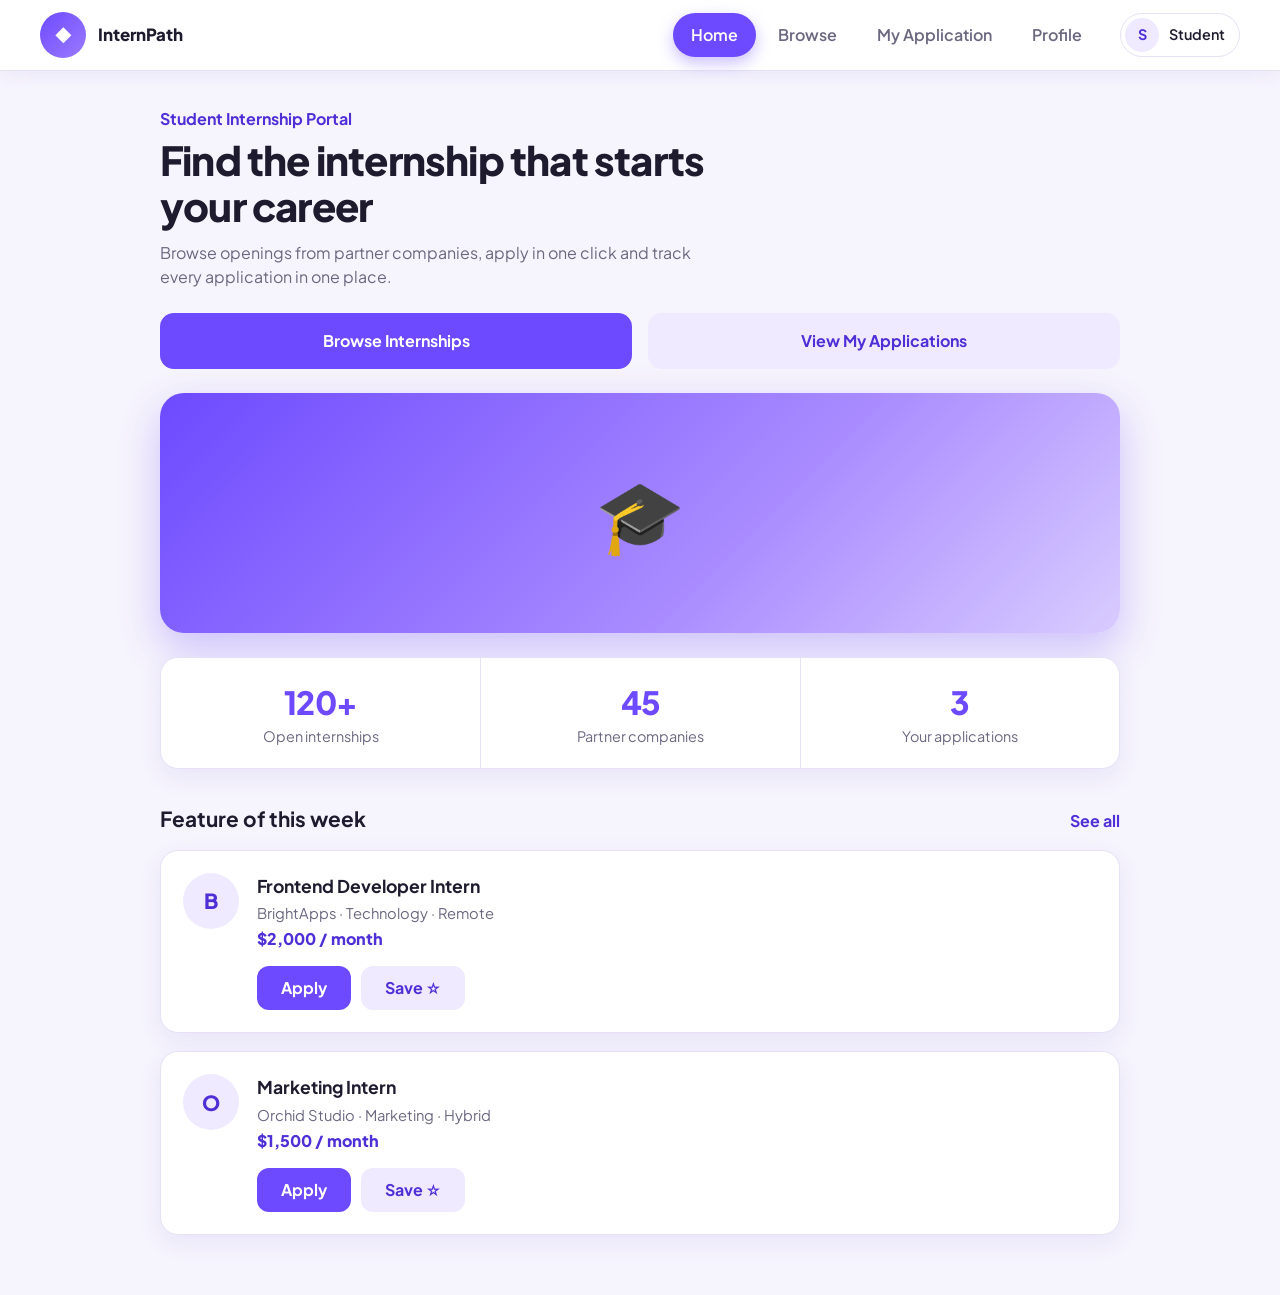
<file: index.html>
<!DOCTYPE html>
<html lang="en">
<head>
  <meta charset="UTF-8">
  <meta name="viewport" content="width=device-width, initial-scale=1">
  <title>Home | InternPath</title>
  <link rel="stylesheet" href="styles/home.css">
</head>
<body>
  <header class="topbar">
    <a class="logo" href="index.html"><span>◆</span> InternPath</a>
    <nav>
      <a href="index.html" class="active">Home</a>
      <a href="pages/browser.html">Browse</a>
      <a href="pages/application.html">My Application</a>
      <a href="pages/profile.html">Profile</a>
    </nav>
    <a class="me" href="pages/profile.html" title="My profile"><b>S</b><span>Student</span></a>
  </header>
  <main>
    <section class="intro">
      <p class="kicker">Student Internship Portal</p>
      <h1>Find the internship that starts your career</h1>
      <p>Browse openings from partner companies, apply in one click and track every application in one place.</p>
    </section>
    <section class="cta">
      <a class="btn" href="pages/browser.html">Browse Internships</a>
      <a class="btn ghost" href="pages/application.html">View My Applications</a>
    </section>
    <div class="banner" role="img" aria-label="Students working together">🎓</div>
    <section class="stats">
      <div class="stat"><h1>120+</h1><p>Open internships</p></div>
      <div class="stat"><h1>45</h1><p>Partner companies</p></div>
      <div class="stat"><h1>3</h1><p>Your applications</p></div>
    </section>
    <div class="row"><h2>Feature of this week</h2><a href="pages/browser.html">See all</a></div>
    <div class="list">
      <article class="card" data-category="Technology" data-type="Remote">
        <div class="badge">B</div>
        <div class="body">
          <h3>Frontend Developer Intern</h3>
          <p class="company">BrightApps · Technology · Remote</p>
          <p class="stipend">$2,000 / month</p>
          <div class="actions">
            <button data-action="apply">Apply</button>
            <button class="ghost" data-action="save">Save ☆</button>
          </div>
        </div>
      </article>
      <article class="card" data-category="Marketing" data-type="Hybrid">
        <div class="badge">O</div>
        <div class="body">
          <h3>Marketing Intern</h3>
          <p class="company">Orchid Studio · Marketing · Hybrid</p>
          <p class="stipend">$1,500 / month</p>
          <div class="actions">
            <button data-action="apply">Apply</button>
            <button class="ghost" data-action="save">Save ☆</button>
          </div>
        </div>
      </article>
    </div>
  </main>
  <script src="script.js"></script>
</body>
</html>
</file>
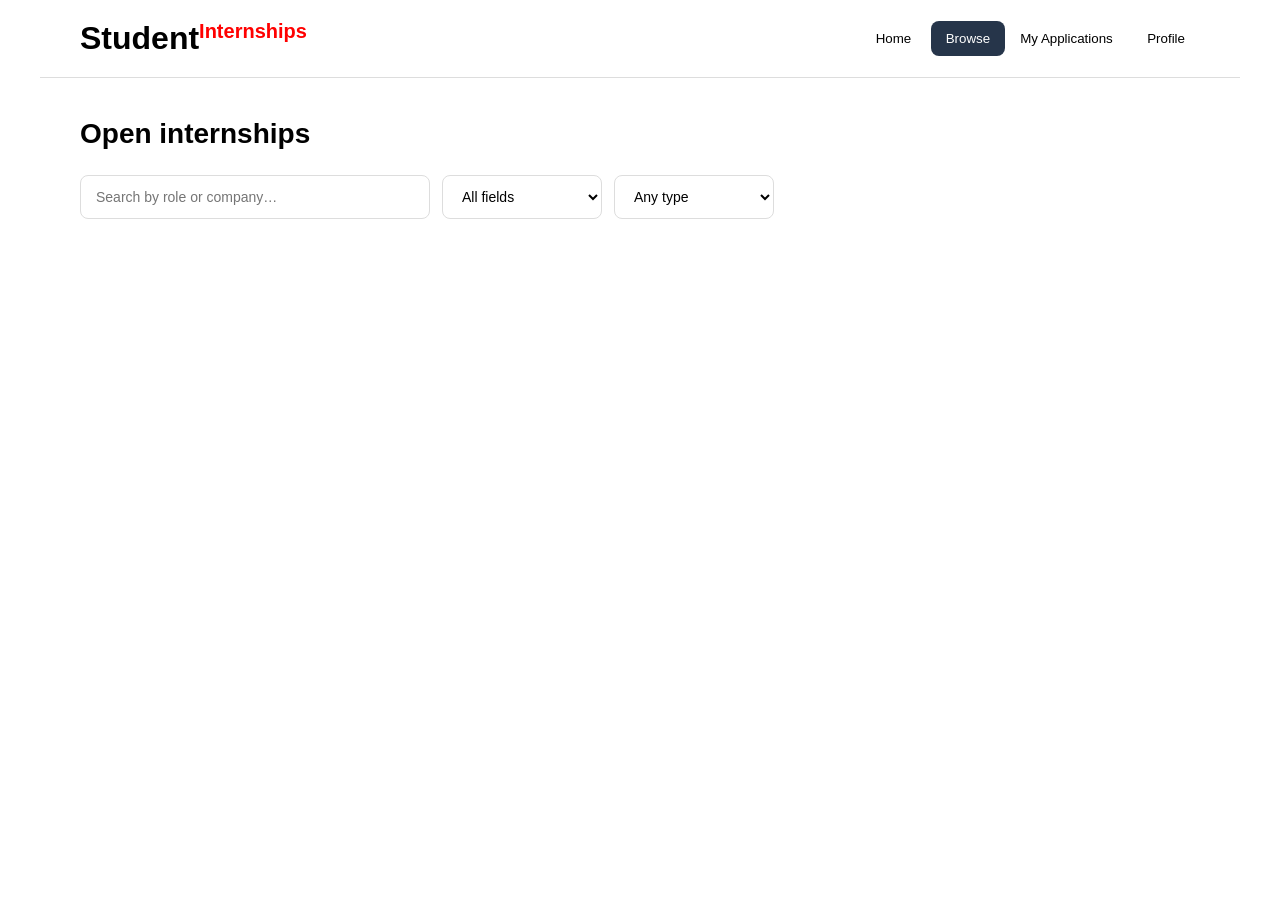
<file: browser.html>
<!DOCTYPE html>
<html lang="en">
<head>
    <meta charset="UTF-8">
    <meta name="viewport" content="width=device-width, initial-scale=1.0">
    <title>Document</title>
    <link rel="stylesheet" href="bro.css">
</head>
<body>
    <div class="app">
    <header class="top">

     <div class="brand"><h1>Student</h1> <span>Internships</span></div>


     <div class="tabs">

     
       <button>Home</button>
       <button class="browse" >Browse</button-view=>
       <button>My Applications</button>
       <button>Profile</button>

     </div>


    </header>
    <section class="view" id="browse">
    <div class="section-head">
        <h3>Open internships</h3>
    </div>
    <div class="filters">
    <input id="search"
           type="text"
           placeholder="Search by role or company…">
    
    <select id="filter-field">
        <option >All fields</option>
        <option >Busness</option>
        <option >Data</option>
        <option >Disign</option>
        <option >Engineering</option>
        <option >Finance</option>
        <option >Marketing</option>
    </select>

    <select id="filter-type">
        <option >Any type</option>
        <option>Remote</option>
        <option>Hybrid</option>
        <option>On-site</option>
    </select>

    </div>
    <div id="browse-list"></div>
</section>
</body>
</html>
</file>
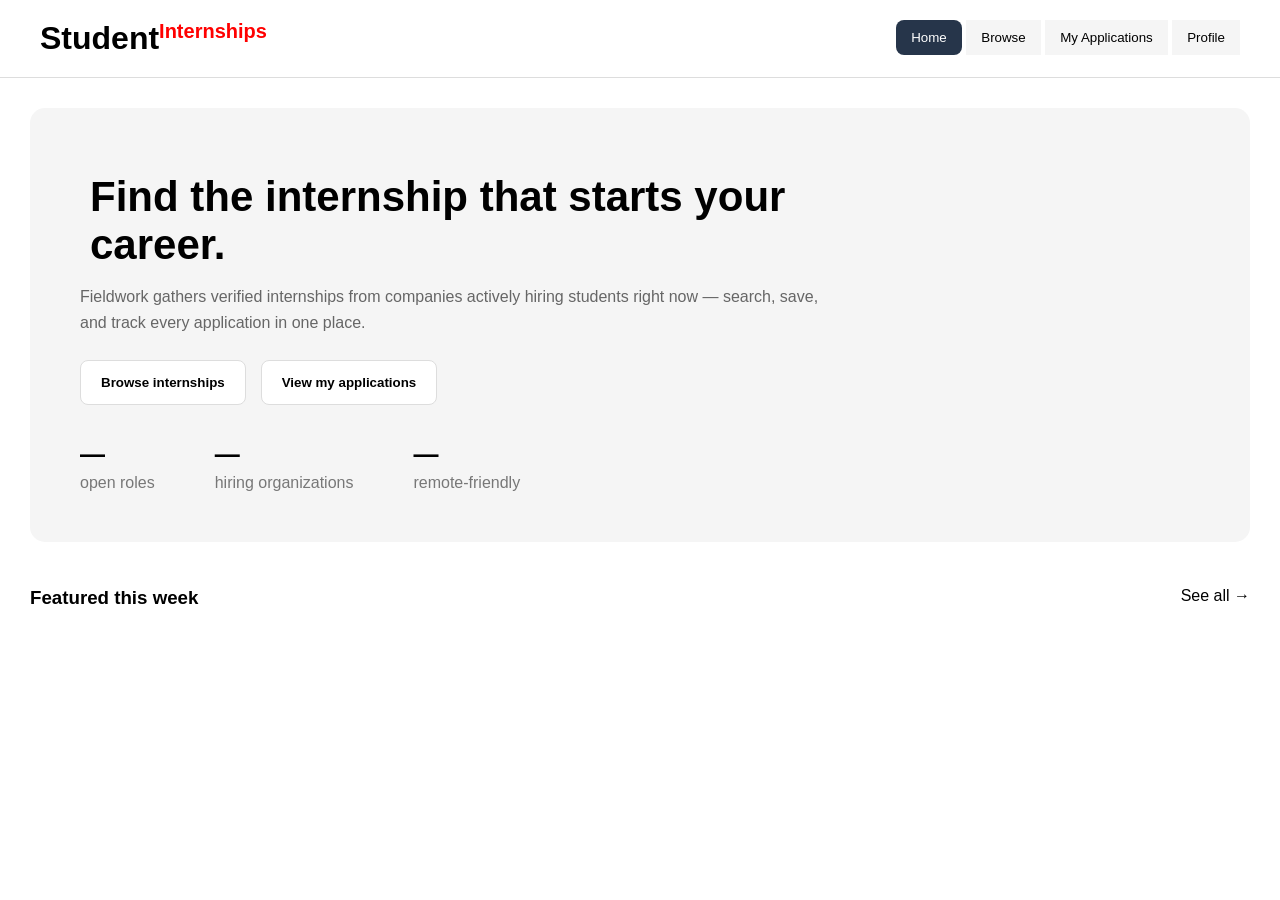
<file: home_page.html>
<!DOCTYPE html>
<html lang="en">
<head>
<meta charset="UTF-8">
<meta name="viewport" content="width=device-width, initial-scale=1, viewport-fit=cover">
<title>Fieldwork — Student Internship Portal</title>
<link rel="stylesheet" href="styles.css">
</head>
<body>
 <div class="app">
   <header class="top">

     <div class="brand"><h1>Student</h1> <span>Internships</span></div>

     <div class="tabs">

     
       <button class="active">Home</button>
       <button >Browse</button>
       <button >My Applications</button>
       <button >Profile</button>

     </div>

   </header>

  <main>
    <section class="view active" id="home">

      <div class="hero">

        <p id="greeting" class="greeting"></p>
        <h2>Find the internship that starts your career.</h2>
        <p>Fieldwork gathers verified internships from companies actively hiring students right now — search, save, and track every application in one place.</p>
        <div class="hero-actions">
          <button>Browse internships</button>
          <button>View my applications</button>
        </div>
        <div class="stats">
          <div class="stat"><b id="stat-open">—</b><span>open roles</span></div>
          <div class="stat"><b id="stat-orgs">—</b><span>hiring organizations</span></div>
          <div class="stat"><b id="stat-remote">—</b><span>remote-friendly</span></div>
        </div>
      </div>

      <div class="section-head"><h3>Featured this week</h3><a>See all →</a></div>
      <div id="featured-list"></div>
    </section>

  </main>
  <footer class="tab-note"></footer>
</div>


</body>
</html>
</file>
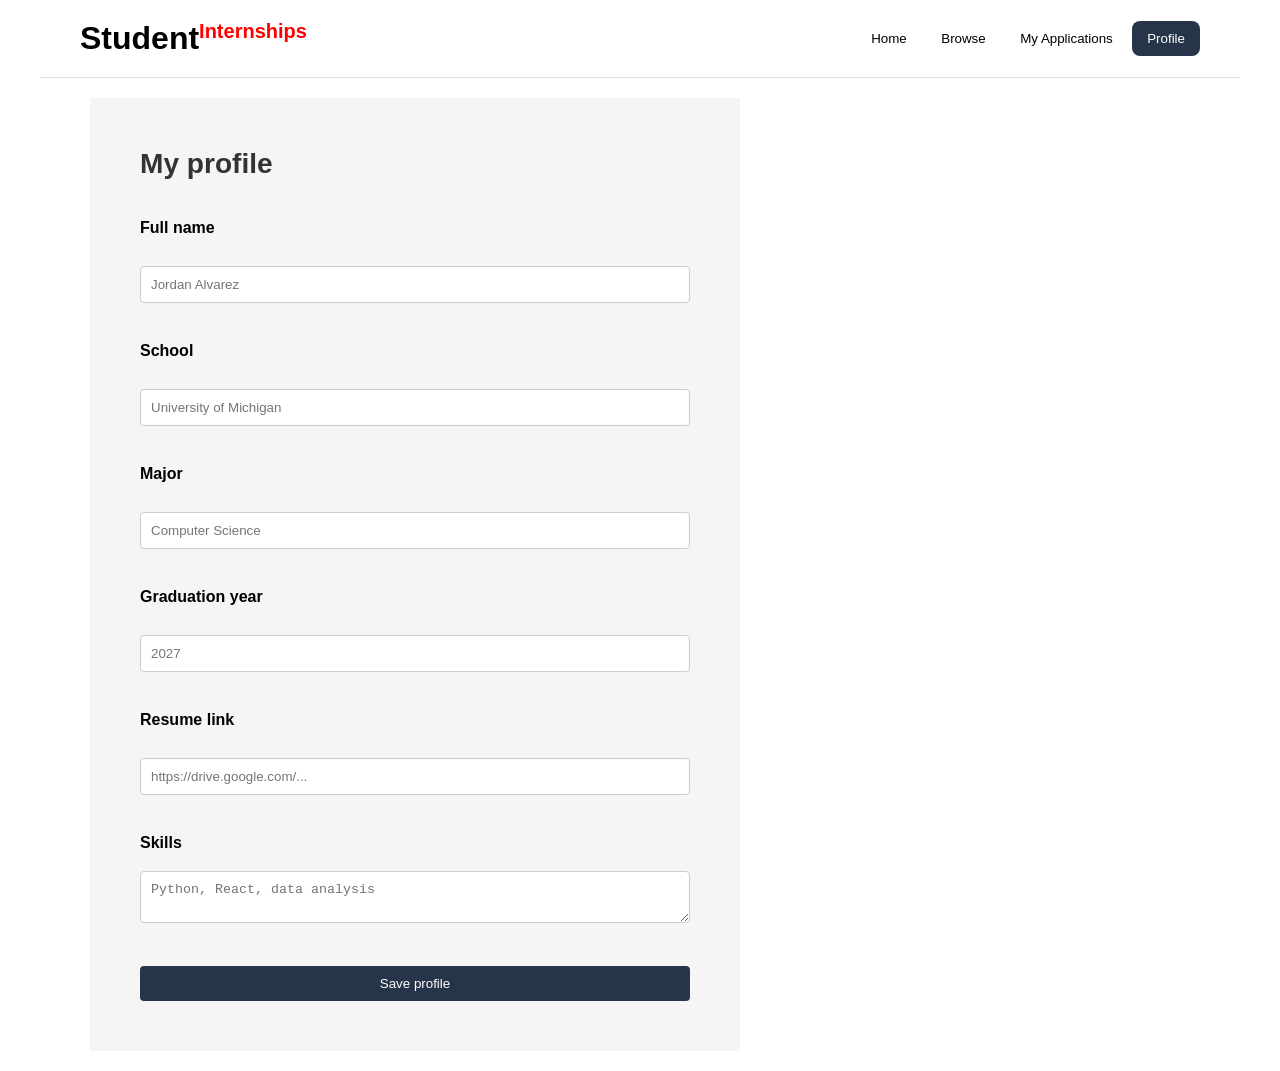
<file: profile.html>
<!DOCTYPE html>
<html lang="en">
<head>
    <meta charset="UTF-8">
    <meta name="viewport" content="width=device-width, initial-scale=1.0">
    <title>Document</title>
    <link rel="stylesheet" href="pro.css">
</head>
<body>
    <div class="app">
    <header class="top">

    <div class="brand"><h1>Student</h1> <span>Internships</span></div>

     <div class="tabs">

     
       <button >Home</button>
       <button >Browse</button>
       <button >My Applications</button>
       <button class="profile" >Profile</button>

     </div>
     </header>

    <section class="view" id="profile">
    <div class="section-head"><h3>My profile</h3></div>
    <div class="profile-card">
    <label>Full name<input id="name" type="text" placeholder="Jordan Alvarez"></label>
    <label>School<input id="school" type="text" placeholder="University of Michigan"></label>
    <label>Major<input id="major" type="text" placeholder="Computer Science"></label>
    <label>Graduation year<input id="year" type="text" placeholder="2027"></label>
    <label>Resume link<input id="resume" type="text" placeholder="https://drive.google.com/..."></label>
    <label>Skills<textarea id="skills" rows="2" placeholder="Python, React, data analysis"></textarea></label>
    <button class="btn small">Save profile</button>
    <span id="p-saved" class="p-saved-note"></span>
    </div>
</section>
    
</body>
</html>
</file>
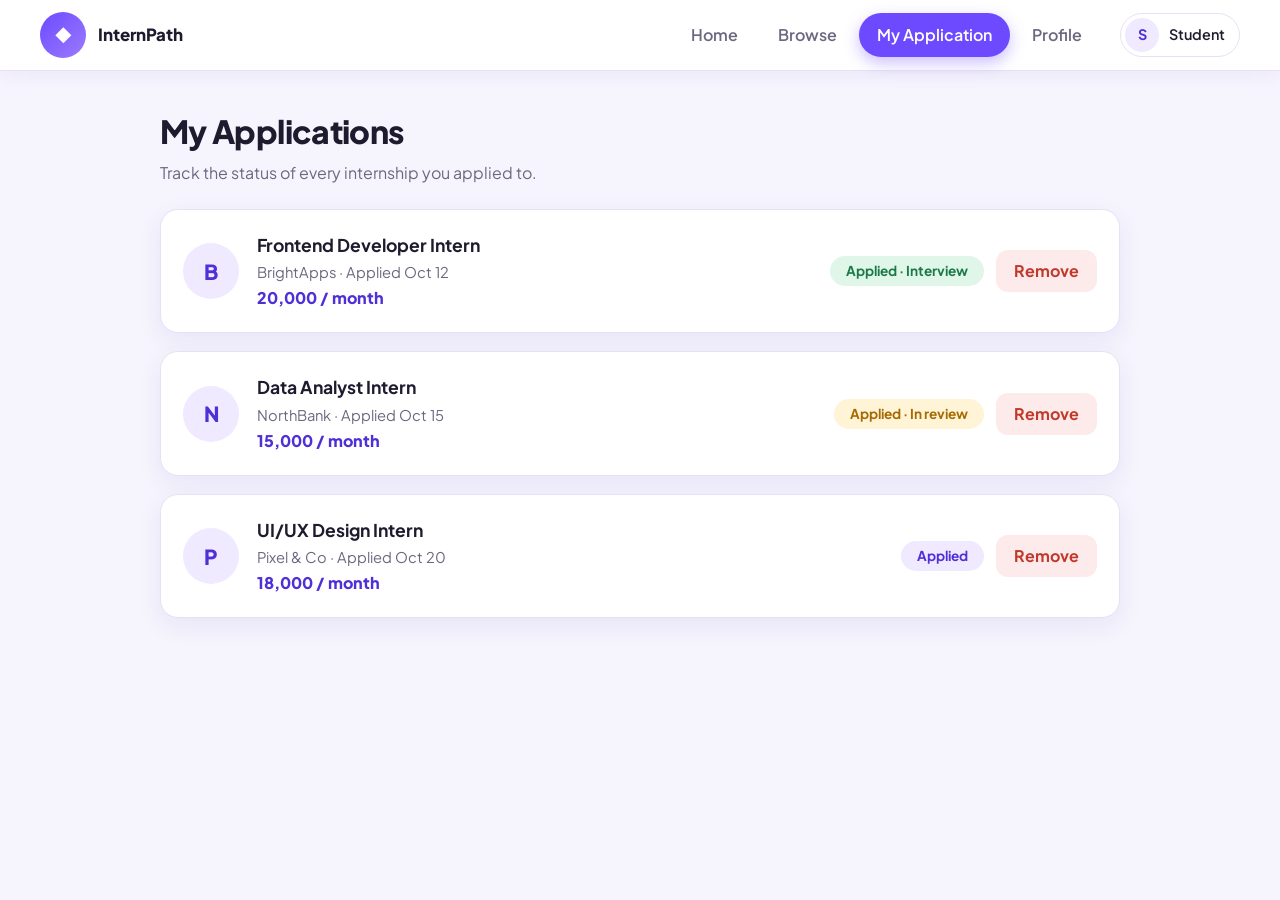
<file: pages/application.html>
<!DOCTYPE html>
<html lang="en">
<head>
  <meta charset="UTF-8">
  <meta name="viewport" content="width=device-width, initial-scale=1">
  <title>My Applications | InternPath</title>
  <link rel="stylesheet" href="../styles/application.css">
</head>
<body>
  <header class="topbar">
    <a class="logo" href="index.html"><span>◆</span> InternPath</a>
    <nav>
      <a href="../index.html">Home</a>
      <a href="../pages/browser.html">Browse</a>
      <a href="../pages/application.html" class="active">My Application</a>
      <a href="../pages/profile.html">Profile</a>
    </nav>
    <a class="me" href="../pages/profile.html" title="My profile"><b>S</b><span>Student</span></a>
  </header>
  <main>
    <h1>My Applications</h1>
    <p class="subtitle">Track the status of every internship you applied to.</p>
    <div class="list">
      <article class="card app-card">
        <div class="badge">B</div>
        <div class="body">
          <h3>Frontend Developer Intern</h3>
          <p class="company">BrightApps · Applied Oct 12</p>
          <p class="stipend">20,000 / month</p>
        </div>
        <div class="side">
          <span class="status interview">Applied · Interview</span>
          <button data-action="remove">Remove</button>
        </div>
      </article>
      <article class="card app-card">
        <div class="badge">N</div>
        <div class="body">
          <h3>Data Analyst Intern</h3>
          <p class="company">NorthBank · Applied Oct 15</p>
          <p class="stipend">15,000 / month</p>
        </div>
        <div class="side">
          <span class="status review">Applied · In review</span>
          <button data-action="remove">Remove</button>
        </div>
      </article>
      <article class="card app-card">
        <div class="badge">P</div>
        <div class="body">
          <h3>UI/UX Design Intern</h3>
          <p class="company">Pixel &amp; Co · Applied Oct 20</p>
          <p class="stipend">18,000 / month</p>
        </div>
        <div class="side">
          <span class="status submitted">Applied</span>
          <button data-action="remove">Remove</button>
        </div>
      </article>
    </div>
  </main>
  <script src="../script.js"></script>
</body>
</html>
</file>
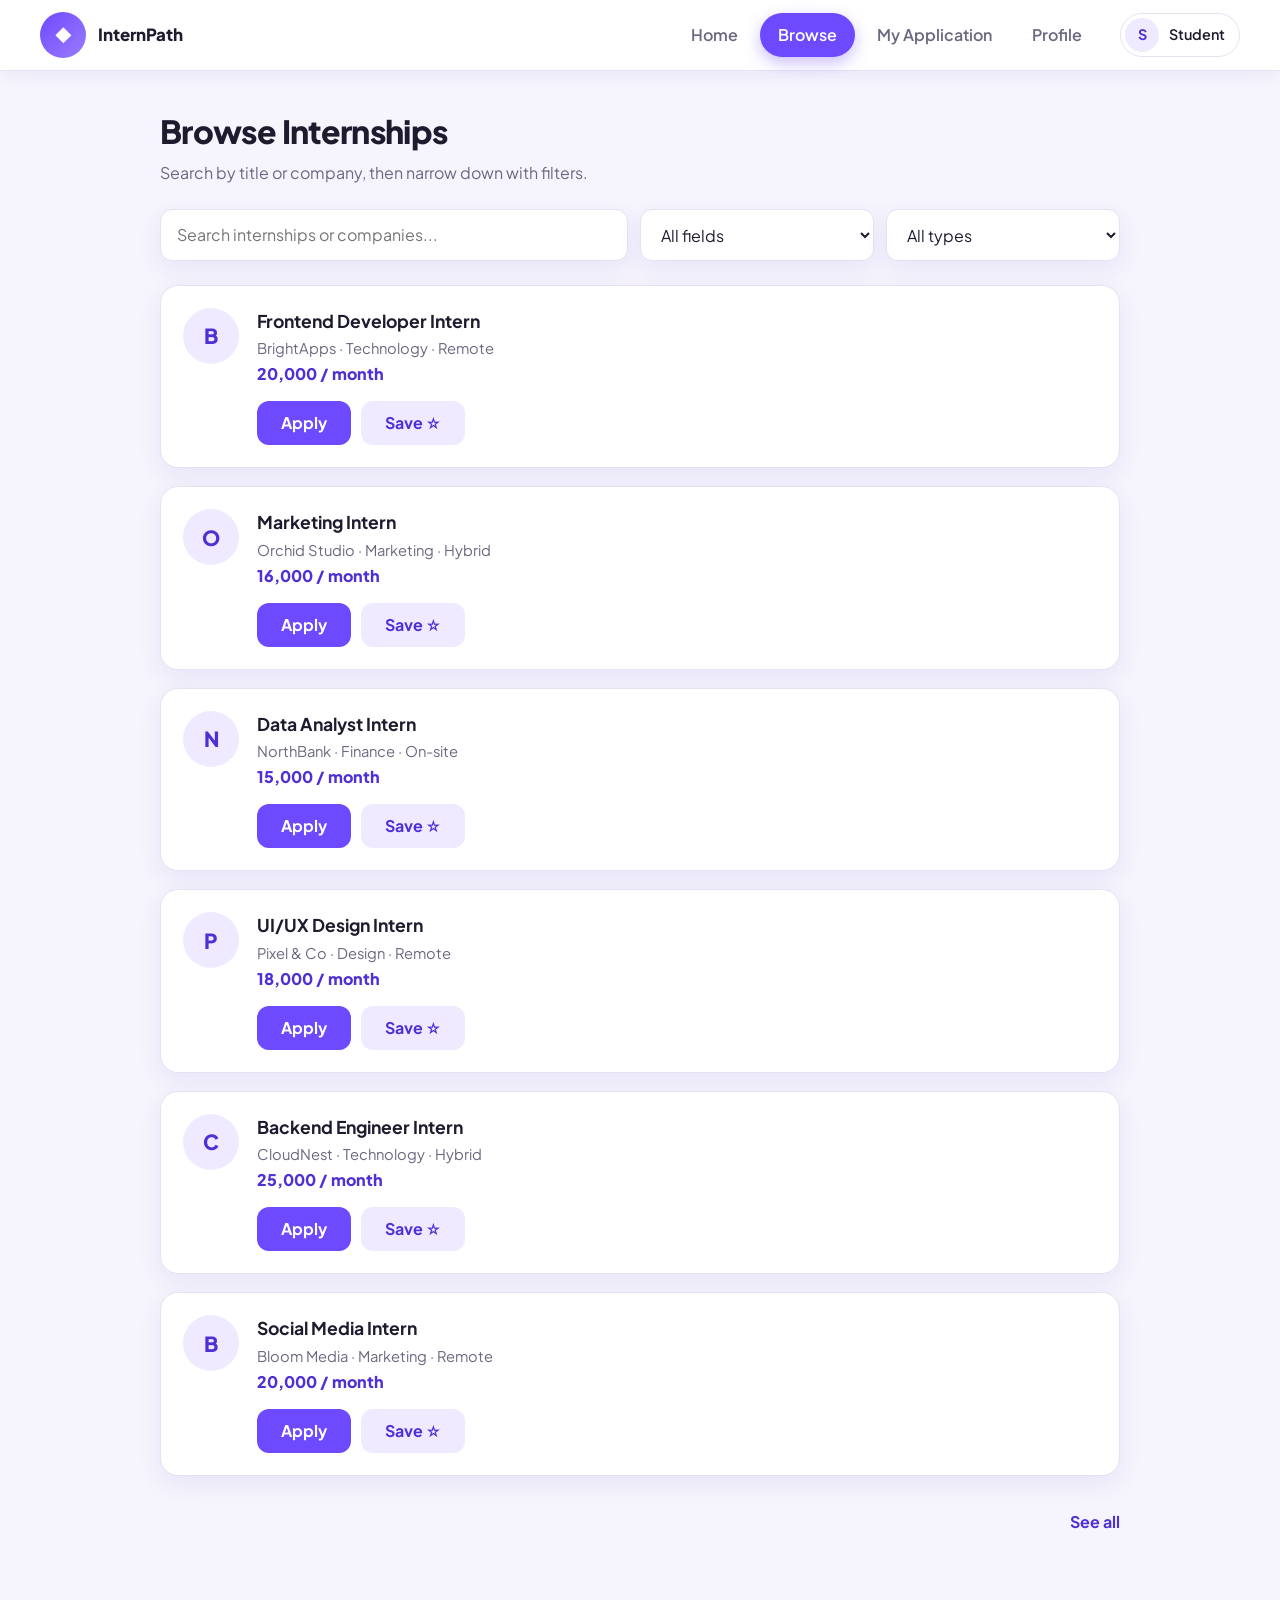
<file: pages/browser.html>
<!DOCTYPE html>
<html lang="en">
<head>
  <meta charset="UTF-8">
  <meta name="viewport" content="width=device-width, initial-scale=1">
  <title>Browse | InternPath</title>
  <link rel="stylesheet" href="../styles/browser.css">
</head>
<body>
  <header class="topbar">
    <a class="logo" href="../index.html"><span>◆</span> InternPath</a>
    <nav>
      <a href="../index.html">Home</a>
      <a href="../pages/browser.html" class="active">Browse</a>
      <a href="../pages/application.html">My Application</a>
      <a href="../pages/profile.html">Profile</a>
    </nav>
    <a class="me" href="../pages/profile.html" title="My profile"><b>S</b><span>Student</span></a>
  </header>
  <main>
    <h1>Browse Internships</h1>
    <p class="subtitle">Search by title or company, then narrow down with filters.</p>
    <div class="filters">
      <input id="search" type="search" placeholder="Search internships or companies..." aria-label="Search">
      <select id="category" aria-label="Category">
        <option value="">All fields</option>
        <option>Technology</option><option>Marketing</option><option>Finance</option><option>Design</option>
      </select>
      <select id="type" aria-label="Type">
        <option value="">All types</option>
        <option>Remote</option><option>Hybrid</option><option>On-site</option>
      </select>
    </div>
    <div class="list">
      <article class="card" data-category="Technology" data-type="Remote">
        <div class="badge">B</div>
        <div class="body">
          <h3>Frontend Developer Intern</h3>
          <p class="company">BrightApps · Technology · Remote</p>
          <p class="stipend">20,000 / month</p>
          <div class="actions">
            <button data-action="apply">Apply</button>
            <button class="ghost" data-action="save">Save ☆</button>
          </div>
        </div>
      </article>
      <article class="card" data-category="Marketing" data-type="Hybrid">
        <div class="badge">O</div>
        <div class="body">
          <h3>Marketing Intern</h3>
          <p class="company">Orchid Studio · Marketing · Hybrid</p>
          <p class="stipend">16,000 / month</p>
          <div class="actions">
            <button data-action="apply">Apply</button>
            <button class="ghost" data-action="save">Save ☆</button>
          </div>
        </div>
      </article>
      <article class="card" data-category="Finance" data-type="On-site">
        <div class="badge">N</div>
        <div class="body">
          <h3>Data Analyst Intern</h3>
          <p class="company">NorthBank · Finance · On-site</p>
          <p class="stipend">15,000 / month</p>
          <div class="actions">
            <button data-action="apply">Apply</button>
            <button class="ghost" data-action="save">Save ☆</button>
          </div>
        </div>
      </article>
      <article class="card" data-category="Design" data-type="Remote">
        <div class="badge">P</div>
        <div class="body">
          <h3>UI/UX Design Intern</h3>
          <p class="company">Pixel &amp; Co · Design · Remote</p>
          <p class="stipend">18,000 / month</p>
          <div class="actions">
            <button data-action="apply">Apply</button>
            <button class="ghost" data-action="save">Save ☆</button>
          </div>
        </div>
      </article>
      <article class="card" data-category="Technology" data-type="Hybrid">
        <div class="badge">C</div>
        <div class="body">
          <h3>Backend Engineer Intern</h3>
          <p class="company">CloudNest · Technology · Hybrid</p>
          <p class="stipend">25,000 / month</p>
          <div class="actions">
            <button data-action="apply">Apply</button>
            <button class="ghost" data-action="save">Save ☆</button>
          </div>
        </div>
      </article>
      <article class="card" data-category="Marketing" data-type="Remote">
        <div class="badge">B</div>
        <div class="body">
          <h3>Social Media Intern</h3>
          <p class="company">Bloom Media · Marketing · Remote</p>
          <p class="stipend">20,000 / month</p>
          <div class="actions">
            <button data-action="apply">Apply</button>
            <button class="ghost" data-action="save">Save ☆</button>
          </div>
        </div>
      </article>
    </div>
    <div class="row"><span></span><a href="../index.html">See all</a></div>
  </main>
  <script src="../script.js"></script>
</body>
</html>
</file>
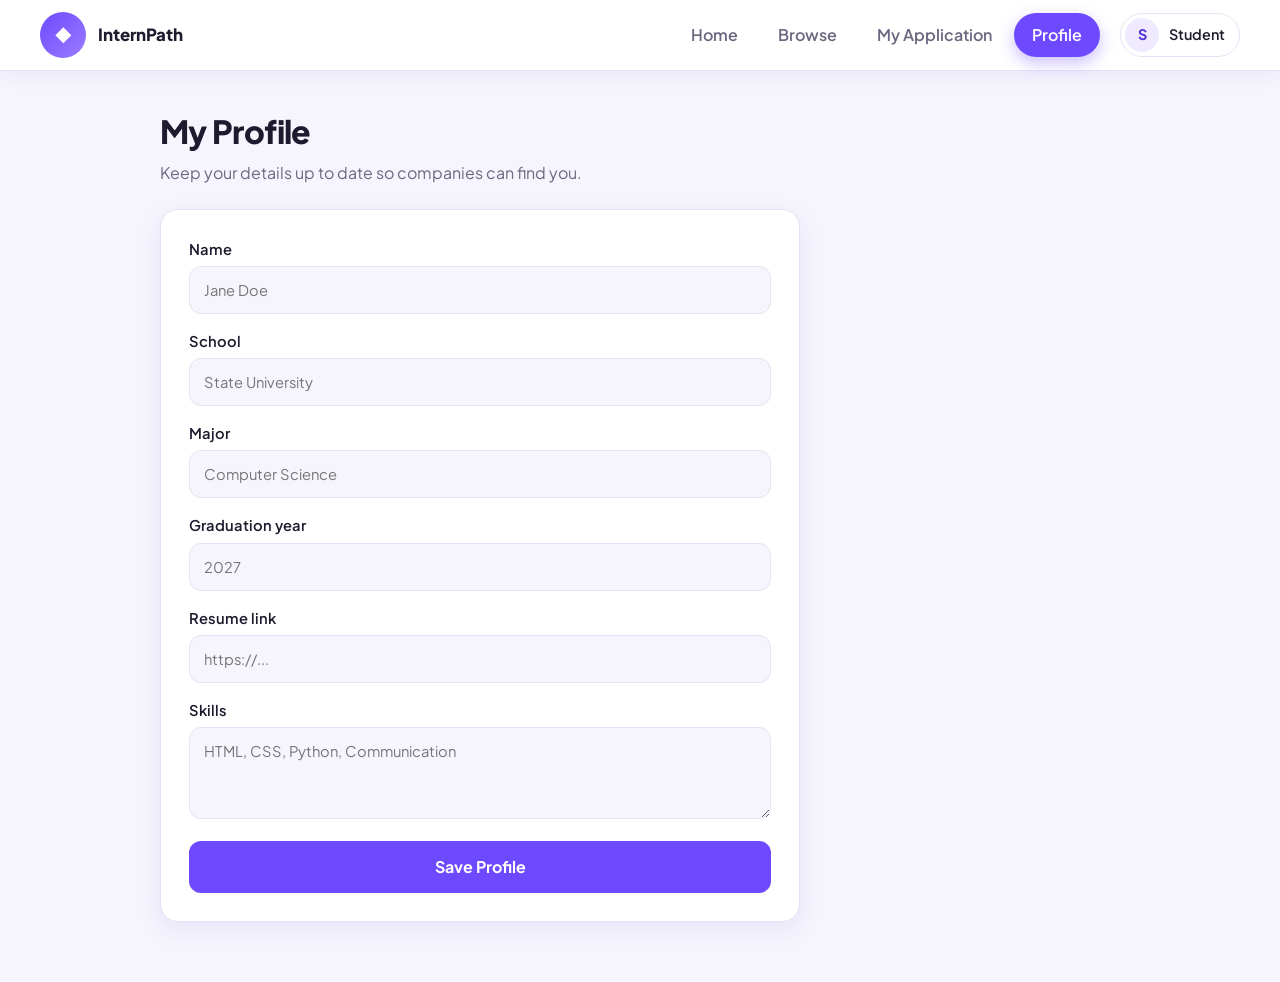
<file: pages/profile.html>
<!DOCTYPE html>
<html lang="en">
<head>
  <meta charset="UTF-8">
  <meta name="viewport" content="width=device-width, initial-scale=1">
  <title>Profile | InternPath</title>
  <link rel="stylesheet" href="../styles/profile.css">
</head>
<body>
  <header class="topbar">
    <a class="logo" href="../index.html"><span>◆</span> InternPath</a>
    <nav>
      <a href="../index.html">Home</a>
      <a href="../pages/browser.html">Browse</a>
      <a href="../pages/application.html">My Application</a>
      <a href="../pages/profile.html" class="active">Profile</a>
    </nav>
    <a class="me" href="../pages/profile.html" title="My profile"><b>S</b><span>Student</span></a>
  </header>
  <main>
    <h1>My Profile</h1>
    <p class="subtitle">Keep your details up to date so companies can find you.</p>
    <section class="card profile">
      <form id="profileForm">
        <label>Name <input type="text" placeholder="Jane Doe" required></label>
        <label>School <input type="text" placeholder="State University"></label>
        <label>Major <input type="text" placeholder="Computer Science"></label>
        <label>Graduation year <input type="number" placeholder="2027" min="2024" max="2040"></label>
        <label>Resume link <input type="url" placeholder="https://..."></label>
        <label>Skills <textarea rows="3" placeholder="HTML, CSS, Python, Communication"></textarea></label>
        <button type="submit">Save Profile</button>
      </form>
    </section>
  </main>
  <script src="../script.js"></script>
</body>
</html>
</file>
<file: styles/home.css>
@import url("https://fonts.googleapis.com/css2?family=Plus+Jakarta+Sans:wght@400;500;600;700;800&display=swap");
:root {
  --purple: #6d4aff;
  --purple-dark: #4f2fd6;
  --purple-soft: #efeaff;
  --bg: #f6f4fc;
  --card: #fff;
  --text: #1e1b2e;
  --muted: #6b6880;
  --line: #e6e2f3;
  --radius: 18px;
  --shadow: 0 8px 24px rgba(79, 47, 214, 0.08);
}
* {
  box-sizing: border-box;
  margin: 0;
}
[hidden] {
  display: none !important;
}
body {
  font-family: "Plus Jakarta Sans", system-ui, sans-serif;
  background: var(--bg);
  color: var(--text);
  line-height: 1.5;
}
a {
  color: inherit;
  text-decoration: none;
}
:focus-visible {
  outline: 3px solid var(--purple);
  outline-offset: 2px;
}

/* Header: circle logo + portal name on the left, links on the right */
.topbar {
  position: sticky;
  top: 0;
  z-index: 10;
  background: #fff;
  border-bottom: 1px solid var(--line);
  padding: 12px 40px;
  display: flex;
  align-items: center;
  justify-content: space-between;
  gap: 20px;
  box-shadow: 0 4px 18px rgba(79, 47, 214, 0.06);
}
.logo {
  display: flex;
  align-items: center;
  gap: 12px;
  font-weight: 800;
  font-size: 1.05rem;
  line-height: 1.15;
}
.logo span {
  width: 46px;
  height: 46px;
  flex: none;
  display: grid;
  place-items: center;
  border-radius: 50%;
  background: linear-gradient(135deg, var(--purple), #9b7bff);
  color: #fff;
  font-size: 1.3rem;
}
.topbar nav {
  display: flex;
  gap: 4px;
  margin-left: auto;
}
.topbar nav a {
  padding: 10px 18px;
  border-radius: 99px;
  font-weight: 600;
  color: var(--muted);
  transition: 0.2s;
  white-space: nowrap;
}
.topbar nav a:hover {
  background: var(--purple-soft);
  color: var(--purple-dark);
}
.topbar nav a.active {
  background: var(--purple);
  color: #fff;
  box-shadow: 0 6px 16px rgba(109, 74, 255, 0.35);
}
.me {
  display: flex;
  align-items: center;
  gap: 10px;
  padding: 4px 14px 4px 4px;
  border: 1px solid var(--line);
  border-radius: 99px;
  font-weight: 600;
  font-size: 0.9rem;
  transition: 0.2s;
}
.me:hover {
  border-color: var(--purple);
}
.me b {
  width: 34px;
  height: 34px;
  display: grid;
  place-items: center;
  border-radius: 50%;
  background: var(--purple-soft);
  color: var(--purple-dark);
}

/* Page layout */
main {
  margin: 0 auto;
  padding: 36px 40px 60px;
  max-width: 1040px;
}
h1 {
  font-size: 2rem;
  font-weight: 800;
  letter-spacing: -0.02em;
}
h2 {
  font-size: 1.3rem;
}
.subtitle {
  color: var(--muted);
  margin: 6px 0 24px;
}
.row {
  display: flex;
  justify-content: space-between;
  align-items: baseline;
  margin: 34px 0 16px;
}
.row a {
  color: var(--purple-dark);
  font-weight: 700;
}
.row a:hover {
  text-decoration: underline;
}
.list {
  display: flex;
  flex-direction: column;
  gap: 18px;
}

/* Card: circle badge on the left, text + buttons on the right */
.card {
  background: var(--card);
  border-radius: var(--radius);
  padding: 22px;
  box-shadow: var(--shadow);
  border: 1px solid var(--line);
  display: flex;
  gap: 18px;
  align-items: flex-start;
  transition: transform 0.2s;
}
.card:hover {
  transform: translateY(-2px);
}
.badge {
  width: 56px;
  height: 56px;
  flex: none;
  display: grid;
  place-items: center;
  border-radius: 50%;
  background: var(--purple-soft);
  color: var(--purple-dark);
  font-weight: 800;
  font-size: 1.3rem;
}
.body {
  flex: 1;
  display: flex;
  flex-direction: column;
  gap: 3px;
}
.body h3 {
  font-size: 1.1rem;
}
.company {
  color: var(--muted);
  font-size: 0.92rem;
}
.stipend {
  font-weight: 800;
  color: var(--purple-dark);
}
.actions {
  display: flex;
  gap: 10px;
  margin-top: 12px;
}
.btn,
button {
  font: inherit;
  font-weight: 700;
  border: 0;
  cursor: pointer;
  padding: 10px 24px;
  border-radius: 12px;
  background: var(--purple);
  color: #fff;
  transition: 0.2s;
  display: inline-block;
  text-align: center;
}
.btn:hover,
button:hover {
  background: var(--purple-dark);
}
.btn.ghost,
button.ghost {
  background: var(--purple-soft);
  color: var(--purple-dark);
}
.btn.ghost:hover,
button.ghost:hover {
  background: #e1d8ff;
}
button:disabled {
  background: #2fa36b;
  cursor: default;
}
button.saved {
  background: var(--purple-dark);
  color: #fff;
}

/* Home page */
.intro {
  max-width: 560px;
  margin-bottom: 24px;
}
.intro .kicker {
  color: var(--purple-dark);
  font-weight: 700;
}
.intro h1 {
  font-size: 2.5rem;
  line-height: 1.15;
  margin: 6px 0 12px;
}
.intro p:last-child {
  color: var(--muted);
}
.cta {
  display: grid;
  grid-template-columns: 1fr 1fr;
  gap: 16px;
  margin-bottom: 24px;
}
.cta .btn {
  padding: 16px;
  font-size: 1rem;
  border-radius: 14px;
}
.banner {
  height: 240px;
  border-radius: 24px;
  background: linear-gradient(135deg, var(--purple), #a98bff 60%, #d9ccff);
  display: grid;
  place-items: center;
  color: #fff;
  font-size: 4.5rem;
  box-shadow: 0 16px 40px rgba(109, 74, 255, 0.3);
  margin-bottom: 24px;
}
.stats {
  display: grid;
  grid-template-columns: repeat(3, 1fr);
  background: #fff;
  border: 1px solid var(--line);
  border-radius: var(--radius);
  box-shadow: var(--shadow);
}
.stat {
  text-align: center;
  padding: 20px 10px;
}
.stat + .stat {
  border-left: 1px solid var(--line);
}
.stat h1 {
  color: var(--purple);
}
.stat p {
  color: var(--muted);
  font-size: 0.9rem;
}
</file>
<file: bro.css>
/* Browse Page */
* {
  margin: 0;
  padding: 0;
  box-sizing: border-box;
}

body {
  font-family: Arial, sans-serif;
  background: #fff;
}
.brand{
  display: flex;
}

.app {
  max-width: 1200px;
  margin: auto;
}

.tabs .browse {
  background: #26354a;
  color: white;
  border-radius: 8px;
}


.top {
  display: flex;
  justify-content: space-between;
  align-items: center;
  padding: 20px 40px;
  border-bottom: 1px solid #ddd;
}

.brand span {
  font-size: 20px;
  font-weight: bold;
  color: red;

}

.tabs {
  /* display: flex; */
  gap: 10px;
}

.tabs button {
  border: 0;
  background: white;
  padding: 10px 15px;
  cursor: pointer;
}
.tabs .active {
  background: #26354a;
  color: white;
  border-radius: 8px;
}


#browse {
  padding: 40px;
}

#browse .section-head h3 {
  font-size: 28px;
  margin-bottom: 25px;
}

.filters {
  display: flex;
  gap: 12px;
  margin-bottom: 30px;
}

.filters input,
.filters select {
  padding: 12px 15px;
  border: 1px solid #ddd;
  border-radius: 8px;
  background: white;
  font-size: 14px;
}

.filters input {
  width: 350px;
}

.filters select {
  width: 160px;
}

#browse-list {
  display: grid;
  gap: 15px;
}
</file>
<file: styles.css>
* {
  margin: 0;
  padding: 0;
  box-sizing: border-box;
}

body {
  font-family: Arial, sans-serif;
  background: #fff;
}
.brand{
  display: flex;
}


span{
  color: red;
}

.top {
  display: flex;
  justify-content: space-between; 
  padding: 20px 40px;
  border-bottom: 1px solid #ddd;
}

.brand span {
  font-size: 20px;
  font-weight: bold;
}

.tabs {
  gap: 10px;
}

.tabs button {
  border: 0;
  background: whitesmoke;
  padding: 10px 15px;
  cursor: pointer;
}

.tabs .active {
  background: #26354a;
  color: white;
  border-radius: 8px;
}

main {
  padding: 30px;
}

.hero {
  background: #f5f5f5;
  padding: 50px;
  border-radius: 15px;
}

.hero h2 {
  font-size: 42px;
  max-width: 700px;
  margin : 15px 10px ;
}

.hero p {
  color: #666;
  max-width: 750px;
  line-height: 1.6;
}

.hero-actions {
  display: flex;
  gap: 15px;
  margin: 25px 0;
}

.hero-actions button {
  padding: 14px 20px;
  border-radius: 8px;
  border: 1px solid #ddd;
  background: white;
  font-weight: bold;
  cursor: pointer;
}



.stats {
  display: flex;
  gap: 60px;
  margin-top: 35px;
}

.stat {
  display: flex;
  flex-direction: column;
  gap: 5px;
}

.stat b {
  font-size: 25px;
}

.stat span {
  color: #777;
}

.section-head {
  display: flex;
  justify-content: space-between;
  margin: 45px 0 20px;
}
</file>
<file: pro.css>
/* Browse Page */
* {
  margin: 0;
  padding: 0;
  box-sizing: border-box;
}

body {
  font-family: Arial, sans-serif;
  background: #fff;
}
.brand{
  display: flex;
}

.app {
  max-width: 1200px;
  margin: auto;
}

.tabs .browse {
  background: #26354a;
  color: white;
  border-radius: 8px;
}


.top {
  display: flex;
  justify-content: space-between;
  align-items: center;
  padding: 20px 40px;
  border-bottom: 1px solid #ddd;
}

.brand span {
  font-size: 20px;
  font-weight: bold;
  color: red;

}

.tabs {
  
  gap: 10px;
}

.tabs button {
  border: 0;
  background: white;
  padding: 10px 15px;
  cursor: pointer;
}
.tabs .profile {
  background: #26354a;
  color: white;
  border-radius: 8px;
}

.profile-card {
  display:flex;
  flex-direction: column;
}

.view {
  padding: 20px 40px;
  background: #f5f5f5;
  padding: 50px;
  margin: 20px 50px;
  margin-right: 500px;
}

.profile-card label{
  font-weight: bold;
  margin-bottom: 5px;
  line-height: 3.5;
  
  
}
.section-head {
  margin-bottom: 20px;
  font-size: 24px;
  color: #333;
}

.profile-card input {
  padding: 10px;
  border: 1px solid #ccc;
  border-radius: 4px;
  width: 100%;
  margin-bottom: 15px;
}
.profile-card button {
  padding: 10px 20px;
  background: #26354a;
  color: white;
  border: none;
  border-radius: 4px;
  cursor: pointer;
}
.profile-card textarea {
  padding: 10px;
  border: 1px solid #ccc;
  border-radius: 4px;
  width: 100%;
  margin-bottom: 15px;
}
</file>
<file: styles/application.css>
@import url("home.css");
.app-card {
  align-items: center;
}
.app-card .side {
  display: flex;
  align-items: center;
  gap: 12px;
  margin-left: auto;
}
.status {
  padding: 5px 16px;
  border-radius: 99px;
  font-size: 0.85rem;
  font-weight: 700;
}
.status.review {
  background: #fff4d6;
  color: #a56a00;
}
.status.interview {
  background: #dff6e8;
  color: #1b7a47;
}
.status.submitted {
  background: var(--purple-soft);
  color: var(--purple-dark);
}
.app-card button {
  background: #fdeaea;
  color: #c0392b;
  padding: 9px 18px;
}
.app-card button:hover {
  background: #f9d3d3;
}
</file>
<file: styles/browser.css>
@import url("home.css");
.filters {
  display: grid;
  grid-template-columns: 2fr 1fr 1fr;
  gap: 12px;
  margin-bottom: 24px;
}
.filters input,
.filters select {
  font: inherit;
  padding: 13px 16px;
  border: 1px solid var(--line);
  border-radius: 12px;
  background: #fff;
  color: var(--text);
  width: 100%;
  box-shadow: var(--shadow);
}
.filters input:focus,
.filters select:focus {
  outline: 2px solid var(--purple);
}
</file>
<file: styles/profile.css>
@import url("home.css");
.profile {
  max-width: 640px;
  display: block;
  padding: 28px;
}
form {
  display: flex;
  flex-direction: column;
  gap: 16px;
}
label {
  display: flex;
  flex-direction: column;
  gap: 6px;
  font-weight: 600;
  font-size: 0.92rem;
}
input,
textarea {
  font: inherit;
  font-weight: 400;
  padding: 12px 14px;
  border: 1px solid var(--line);
  border-radius: 12px;
  background: var(--bg);
  color: var(--text);
}
input:focus,
textarea:focus {
  outline: 2px solid var(--purple);
  background: #fff;
}
form button {
  width: 100%;
  padding: 14px;
  font-size: 1rem;
  margin-top: 6px;
}
</file>
